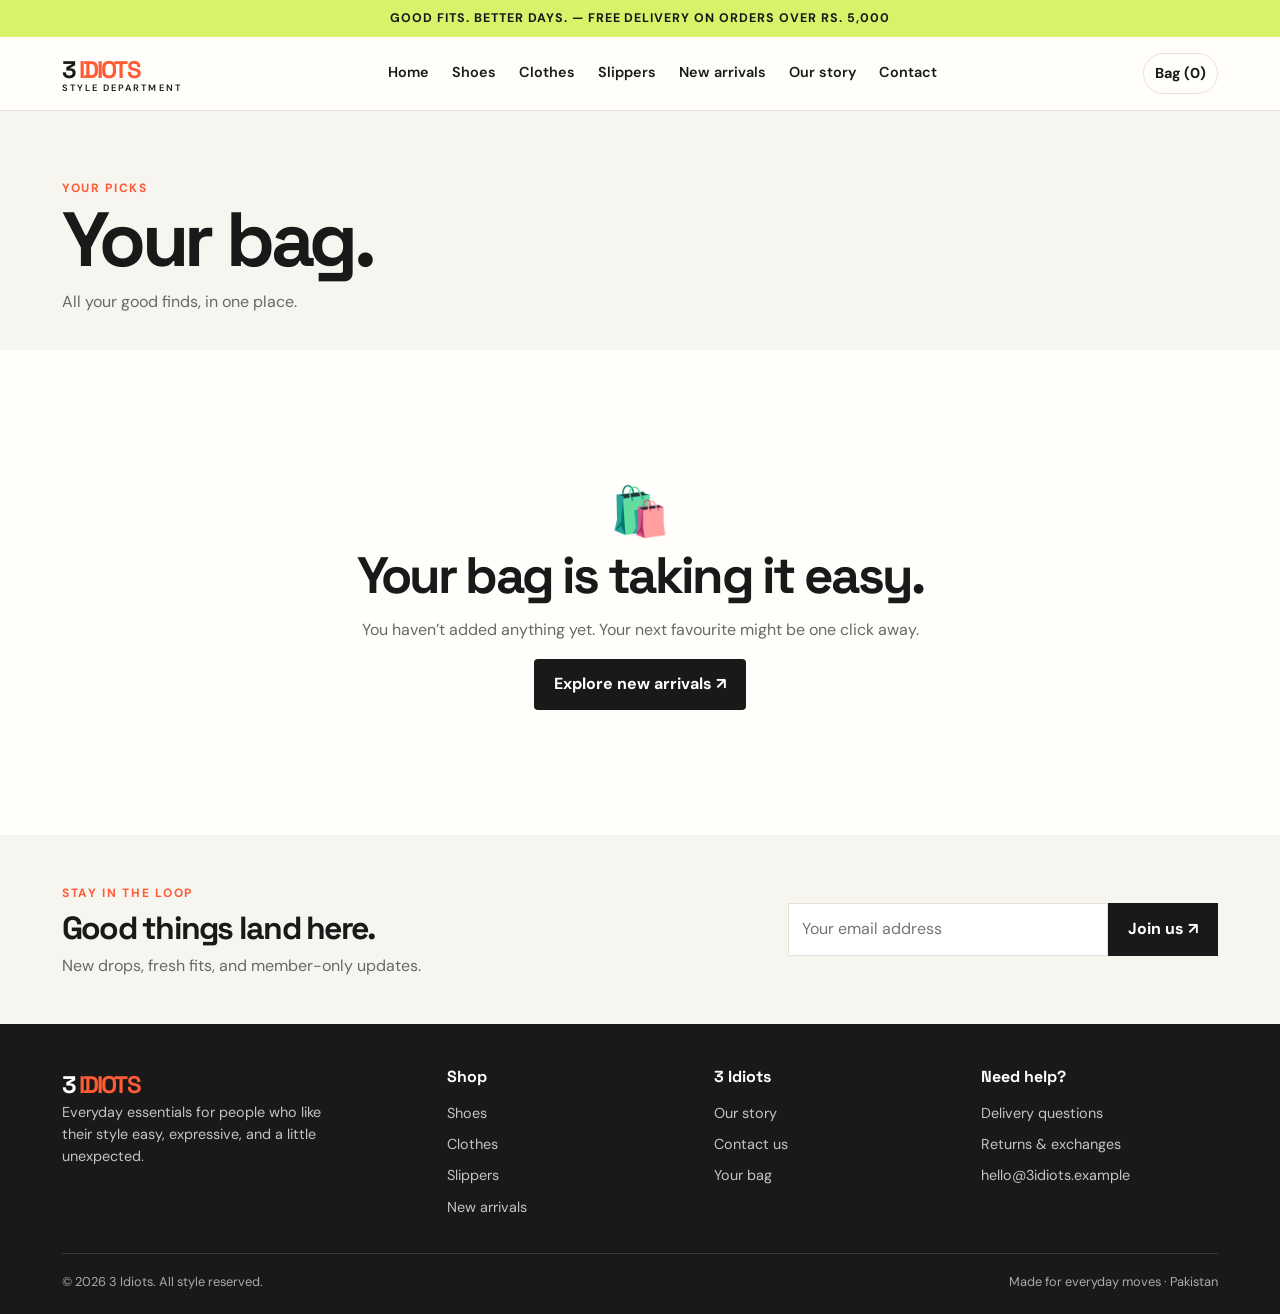
<file: cart.html>
<!doctype html>
<html lang="en"><head><meta charset="utf-8"><meta name="viewport" content="width=device-width, initial-scale=1">
<meta name="description" content="Shop shoes, clothes and slippers at 3 Idiots — everyday style with personality."><title>Your bag | 3 Idiots</title><link rel="stylesheet" href="style.css"></head><body>

<div class="announcement">Good fits. Better days. — Free delivery on orders over Rs. 5,000</div>
<header class="site-header"><div class="nav-wrap">
<a class="logo" href="index.html">3 <span>IDIOTS</span><small style="display:block;font:600 .58rem 'DM Sans';letter-spacing:.22em;margin-top:-3px">STYLE DEPARTMENT</small></a>
<button class="menu-toggle" aria-label="Open navigation">☰</button>
<nav class="nav-links">
<a href="index.html">Home</a><a href="shoes.html">Shoes</a><a href="clothes.html">Clothes</a><a href="slippers.html">Slippers</a><a href="new-arrivals.html">New arrivals</a><a href="about.html">Our story</a><a href="contact.html">Contact</a>
</nav><div class="nav-actions"><a class="cart-pill" href="cart.html">Bag (<span data-cart-count>0</span>)</a></div>
</div></header>


<main><section class="page-hero"><div class="container"><span class="eyebrow">Your picks</span><h1>Your bag.</h1><p>All your good finds, in one place.</p></div></section><section class="section"><div class="container"><div id="cart-content"></div></div></section></main>
<script>
function renderCart(){let root=document.querySelector('#cart-content');let cart=getCart();if(!cart.length){root.innerHTML='<div class="empty-state"><div class="emoji">🛍️</div><h2>Your bag is taking it easy.</h2><p class="muted">You haven’t added anything yet. Your next favourite might be one click away.</p><a class="btn" href="new-arrivals.html">Explore new arrivals ↗</a></div>';return}
let subtotal=0;let rows=cart.map(i=>{let p=PRODUCTS.find(x=>x.id===i.id);if(!p)return '';subtotal+=p.price*i.qty;return `<div class="cart-item"><img src="${p.image}" alt="${p.name}"><div><h3>${p.name}</h3><span class="muted">${p.category} · ${money(p.price)}</span><div class="qty-controls"><button onclick="changeQty('${p.id}',-1)">−</button><span>${i.qty}</span><button onclick="changeQty('${p.id}',1)">＋</button><button class="btn small outline" onclick="removeItem('${p.id}')">Remove</button></div></div><strong>${money(p.price*i.qty)}</strong></div>`}).join('');
let delivery=subtotal>=5000?0:250;root.innerHTML=`<div class="cart-layout"><div class="cart-list"><h2 style="font-size:1.7rem">Your items (${cart.reduce((s,i)=>s+i.qty,0)})</h2>${rows}<p class="muted" style="margin:18px 0 0">Shipping is calculated for this demo store. Free delivery over Rs. 5,000.</p></div><aside class="summary"><h2 style="font-size:1.7rem">Order summary</h2><div class="summary-row"><span>Subtotal</span><strong>${money(subtotal)}</strong></div><div class="summary-row"><span>Delivery</span><strong>${delivery===0?'FREE':money(delivery)}</strong></div><div class="summary-row" style="font-size:1.1rem"><strong>Total</strong><strong>${money(subtotal+delivery)}</strong></div><button onclick="checkout()">Continue to checkout ↗</button><a class="btn outline" style="width:100%;margin-top:10px" href="shoes.html">Keep shopping</a><p id="checkout-note" class="notice">Checkout is a demo. Connect a payment provider and order backend to accept real orders.</p></aside></div>`}
function changeQty(id,delta){let c=getCart();let i=c.find(x=>x.id===id);if(i)i.qty+=delta;c=c.filter(x=>x.qty>0);saveCart(c);renderCart()}
function removeItem(id){saveCart(getCart().filter(x=>x.id!==id));renderCart()}
function checkout(){document.querySelector('#checkout-note').classList.add('show')}
document.addEventListener('DOMContentLoaded',renderCart)
</script>


<section class="newsletter"><div class="container newsletter-inner"><div><span class="eyebrow">Stay in the loop</span><h2 style="font-size:2rem;margin:8px 0">Good things land here.</h2><p class="muted" style="margin:0">New drops, fresh fits, and member-only updates.</p><p id="newsletter-note" class="notice"></p></div><form class="newsletter-form" onsubmit="subscribe(event)"><input type="email" placeholder="Your email address" aria-label="Email address" required><button type="submit">Join us ↗</button></form></div></section>
<footer class="site-footer"><div class="container"><div class="footer-grid">
<div><a class="logo" href="index.html" style="color:white">3 <span>IDIOTS</span></a><p>Everyday essentials for people who like their style easy, expressive, and a little unexpected.</p></div>
<div><h3>Shop</h3><div class="footer-links"><a href="shoes.html">Shoes</a><a href="clothes.html">Clothes</a><a href="slippers.html">Slippers</a><a href="new-arrivals.html">New arrivals</a></div></div>
<div><h3>3 Idiots</h3><div class="footer-links"><a href="about.html">Our story</a><a href="contact.html">Contact us</a><a href="cart.html">Your bag</a></div></div>
<div><h3>Need help?</h3><div class="footer-links"><a href="contact.html">Delivery questions</a><a href="contact.html">Returns & exchanges</a><a href="mailto:hello@3idiots.example">hello@3idiots.example</a></div></div>
</div><div class="footer-bottom"><span>© <span data-year></span> 3 Idiots. All style reserved.</span><span>Made for everyday moves · Pakistan</span></div></div></footer><div class="toast" role="status"></div>

<script src="script.js"></script>
<script>document.querySelectorAll('.nav-links a').forEach(a=>{if(a.getAttribute('href')===location.pathname.split('/').pop())a.classList.add('active')});</script>
</body></html>
</file>
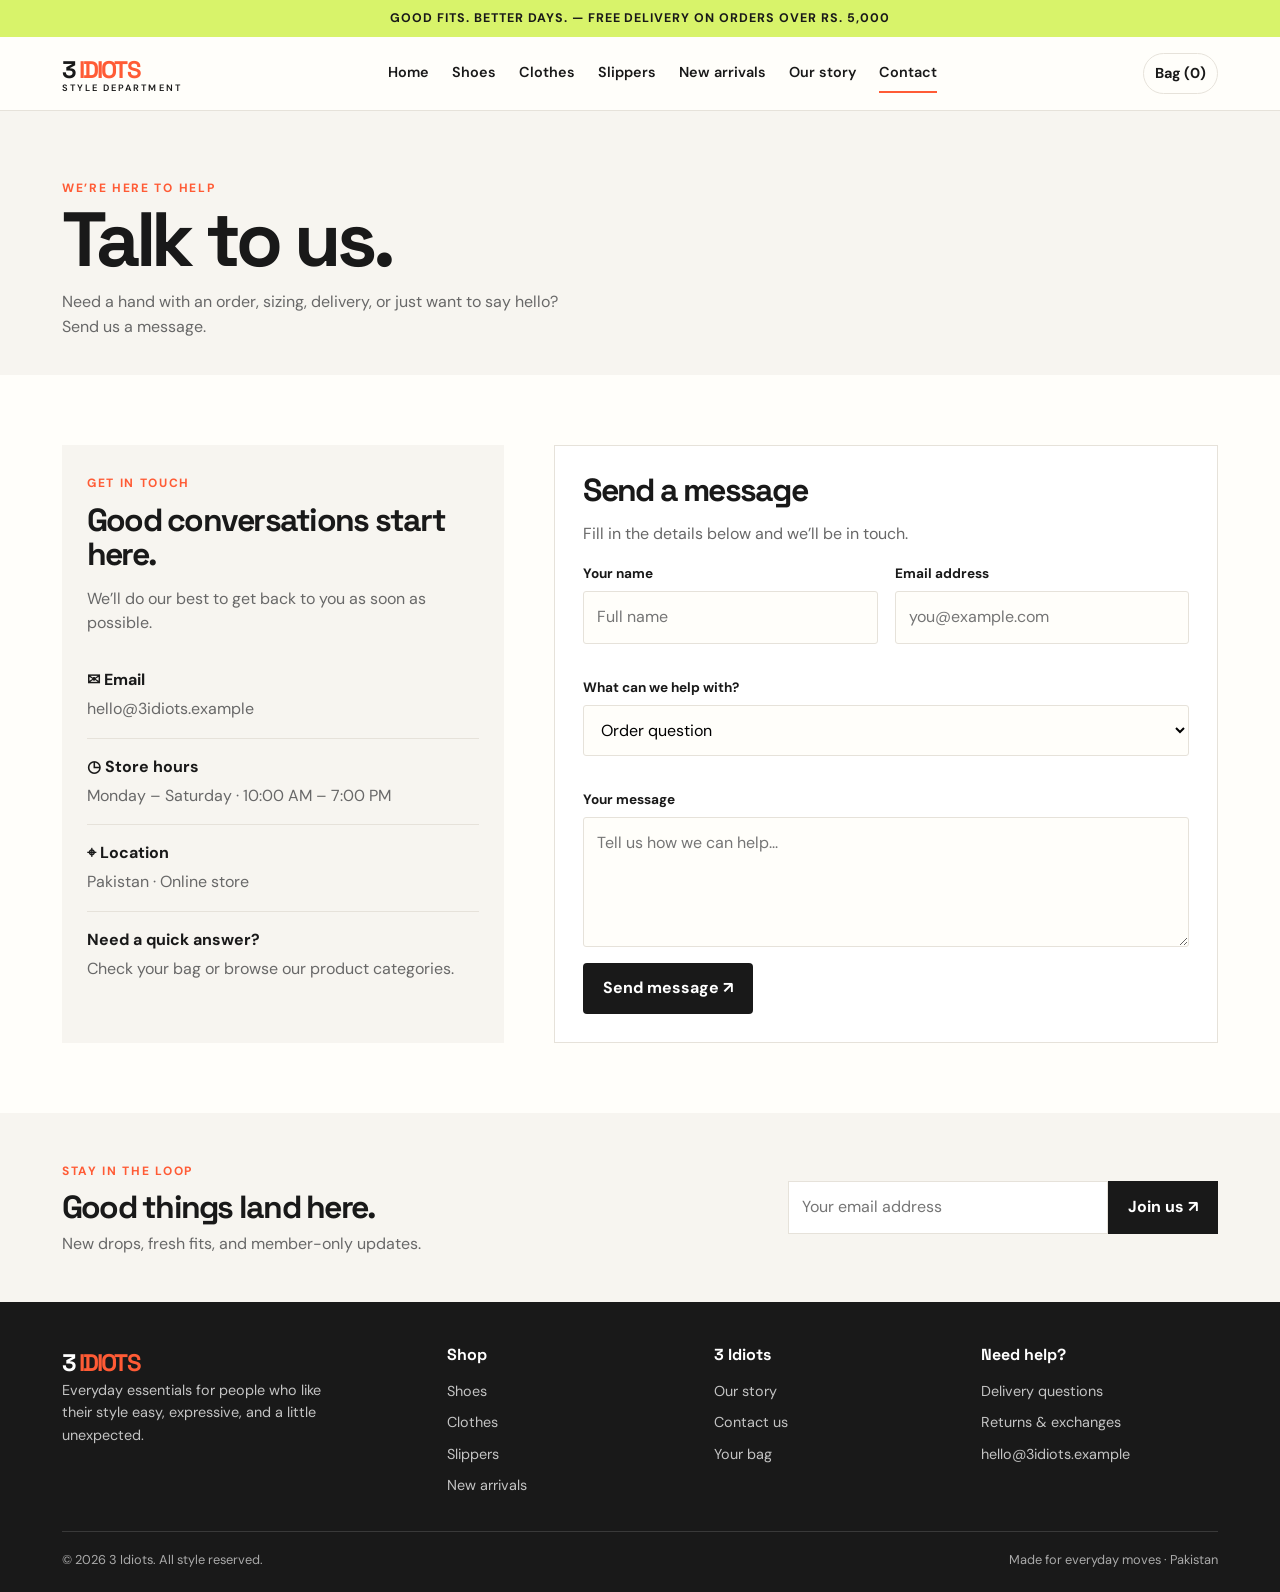
<file: contact.html>
<!doctype html>
<html lang="en"><head><meta charset="utf-8"><meta name="viewport" content="width=device-width, initial-scale=1">
<meta name="description" content="Shop shoes, clothes and slippers at 3 Idiots — everyday style with personality."><title>Contact us | 3 Idiots</title><link rel="stylesheet" href="style.css"></head><body>

<div class="announcement">Good fits. Better days. — Free delivery on orders over Rs. 5,000</div>
<header class="site-header"><div class="nav-wrap">
<a class="logo" href="index.html">3 <span>IDIOTS</span><small style="display:block;font:600 .58rem 'DM Sans';letter-spacing:.22em;margin-top:-3px">STYLE DEPARTMENT</small></a>
<button class="menu-toggle" aria-label="Open navigation">☰</button>
<nav class="nav-links">
<a href="index.html">Home</a><a href="shoes.html">Shoes</a><a href="clothes.html">Clothes</a><a href="slippers.html">Slippers</a><a href="new-arrivals.html">New arrivals</a><a href="about.html">Our story</a><a href="contact.html">Contact</a>
</nav><div class="nav-actions"><a class="cart-pill" href="cart.html">Bag (<span data-cart-count>0</span>)</a></div>
</div></header>


<main><section class="page-hero"><div class="container"><span class="eyebrow">We’re here to help</span><h1>Talk to us.</h1><p>Need a hand with an order, sizing, delivery, or just want to say hello? Send us a message.</p></div></section>
<section class="section"><div class="container contact-grid"><aside class="contact-details"><span class="eyebrow">Get in touch</span><h2 style="font-size:2rem;margin-top:10px">Good conversations start here.</h2><p class="muted">We’ll do our best to get back to you as soon as possible.</p><div class="contact-detail"><strong>✉ Email</strong><span class="muted">hello@3idiots.example</span></div><div class="contact-detail"><strong>◷ Store hours</strong><span class="muted">Monday – Saturday · 10:00 AM – 7:00 PM</span></div><div class="contact-detail"><strong>⌖ Location</strong><span class="muted">Pakistan · Online store</span></div><div class="contact-detail"><strong>Need a quick answer?</strong><span class="muted">Check your bag or browse our product categories.</span></div></aside>
<div class="form-card"><h2 style="font-size:2rem">Send a message</h2><p class="muted">Fill in the details below and we’ll be in touch.</p><form id="contact-form"><div class="form-grid"><div class="field"><label for="name">Your name</label><input id="name" name="name" placeholder="Full name" required></div><div class="field"><label for="email">Email address</label><input type="email" id="email" name="email" placeholder="you@example.com" required></div><div class="field full"><label for="topic">What can we help with?</label><select id="topic" name="topic"><option>Order question</option><option>Product or sizing</option><option>Delivery or returns</option><option>Something else</option></select></div><div class="field full"><label for="message">Your message</label><textarea id="message" name="message" placeholder="Tell us how we can help..." required></textarea></div></div><button type="submit">Send message ↗</button><p class="notice" id="contact-note">Thanks for reaching out! This demo form is ready to connect to an email or backend service.</p></form></div></div></section></main>
<script>document.addEventListener('DOMContentLoaded',()=>{let f=document.querySelector('#contact-form');f.addEventListener('submit',e=>{e.preventDefault();document.querySelector('#contact-note').classList.add('show');f.reset()})})</script>


<section class="newsletter"><div class="container newsletter-inner"><div><span class="eyebrow">Stay in the loop</span><h2 style="font-size:2rem;margin:8px 0">Good things land here.</h2><p class="muted" style="margin:0">New drops, fresh fits, and member-only updates.</p><p id="newsletter-note" class="notice"></p></div><form class="newsletter-form" onsubmit="subscribe(event)"><input type="email" placeholder="Your email address" aria-label="Email address" required><button type="submit">Join us ↗</button></form></div></section>
<footer class="site-footer"><div class="container"><div class="footer-grid">
<div><a class="logo" href="index.html" style="color:white">3 <span>IDIOTS</span></a><p>Everyday essentials for people who like their style easy, expressive, and a little unexpected.</p></div>
<div><h3>Shop</h3><div class="footer-links"><a href="shoes.html">Shoes</a><a href="clothes.html">Clothes</a><a href="slippers.html">Slippers</a><a href="new-arrivals.html">New arrivals</a></div></div>
<div><h3>3 Idiots</h3><div class="footer-links"><a href="about.html">Our story</a><a href="contact.html">Contact us</a><a href="cart.html">Your bag</a></div></div>
<div><h3>Need help?</h3><div class="footer-links"><a href="contact.html">Delivery questions</a><a href="contact.html">Returns & exchanges</a><a href="mailto:hello@3idiots.example">hello@3idiots.example</a></div></div>
</div><div class="footer-bottom"><span>© <span data-year></span> 3 Idiots. All style reserved.</span><span>Made for everyday moves · Pakistan</span></div></div></footer><div class="toast" role="status"></div>

<script src="script.js"></script>
<script>document.querySelectorAll('.nav-links a').forEach(a=>{if(a.getAttribute('href')===location.pathname.split('/').pop())a.classList.add('active')});</script>
</body></html>
</file>
<file: style.css>
@import url('https://fonts.googleapis.com/css2?family=DM+Sans:wght@400;500;600;700&family=Space+Grotesk:wght@500;600;700&display=swap');

:root{--ink:#191919;--muted:#686868;--cream:#f7f5f0;--paper:#fffefa;--orange:#ff5b35;--lime:#d8f36a;--line:#e6e2da;--shadow:0 16px 40px rgba(25,25,25,.08)}
*{box-sizing:border-box}html{scroll-behavior:smooth}body{margin:0;background:var(--paper);color:var(--ink);font-family:'DM Sans',sans-serif;line-height:1.55}a{color:inherit;text-decoration:none}img{display:block;width:100%;object-fit:cover}button,input,textarea,select{font:inherit}button,.btn{border:0;cursor:pointer;display:inline-flex;align-items:center;justify-content:center;gap:9px;padding:13px 20px;background:var(--ink);color:white;font-weight:700;border-radius:4px;transition:.2s}button:hover,.btn:hover{transform:translateY(-2px);background:var(--orange)}.btn.light{background:var(--paper);color:var(--ink)}.btn.outline{background:transparent;color:var(--ink);border:1px solid var(--ink)}.btn.small{padding:9px 13px;font-size:.88rem}.announcement{background:var(--lime);text-align:center;padding:9px 16px;font-size:.78rem;font-weight:700;letter-spacing:.08em;text-transform:uppercase}.site-header{position:sticky;top:0;z-index:10;background:rgba(255,254,250,.95);backdrop-filter:blur(12px);border-bottom:1px solid var(--line)}.nav-wrap{max-width:1200px;margin:auto;padding:16px 22px;display:flex;align-items:center;justify-content:space-between;gap:24px}.logo{font:700 1.5rem 'Space Grotesk',sans-serif;letter-spacing:-.08em;white-space:nowrap}.logo span{color:var(--orange)}.nav-links{display:flex;gap:23px;align-items:center;font-size:.9rem;font-weight:600}.nav-links a{padding:7px 0;border-bottom:2px solid transparent}.nav-links a:hover,.nav-links a.active{border-color:var(--orange)}.nav-actions{display:flex;align-items:center;gap:13px;font-size:.9rem;font-weight:700}.cart-pill{border:1px solid var(--line);padding:8px 11px;border-radius:99px}.menu-toggle{display:none;background:transparent;color:var(--ink);padding:8px}.container{max-width:1200px;margin:auto;padding:0 22px}.eyebrow{text-transform:uppercase;letter-spacing:.14em;font-size:.75rem;font-weight:700;color:var(--orange)}h1,h2,h3,p{margin-top:0}h1,h2,h3{font-family:'Space Grotesk',sans-serif;letter-spacing:-.055em;line-height:1.05}h1{font-size:clamp(2.8rem,7vw,6rem);margin-bottom:22px}h2{font-size:clamp(2rem,4vw,3.6rem);margin-bottom:15px}h3{font-size:1.25rem}.muted{color:var(--muted)}.hero{padding:54px 0 60px}.hero-grid{display:grid;grid-template-columns:1fr 1fr;gap:35px;align-items:center}.hero-copy{padding:22px 0}.hero-copy p{font-size:1.08rem;max-width:460px;color:var(--muted);margin-bottom:28px}.hero-buttons{display:flex;flex-wrap:wrap;gap:11px}.hero-art{position:relative;min-height:480px;background:#e9e4d9;overflow:hidden;border-radius:5px}.hero-art img{height:480px}.hero-tag{position:absolute;bottom:20px;left:20px;background:var(--lime);padding:14px 17px;font-weight:700;transform:rotate(-3deg)}.ticker{overflow:hidden;background:var(--ink);color:white;padding:14px 0;white-space:nowrap;font:700 1rem 'Space Grotesk',sans-serif;letter-spacing:.08em}.ticker span{padding:0 30px}.section{padding:70px 0}.section-head{display:flex;justify-content:space-between;align-items:end;gap:20px;margin-bottom:28px}.section-head p{max-width:440px;margin:0;color:var(--muted)}.category-grid{display:grid;grid-template-columns:repeat(3,1fr);gap:17px}.category-card{position:relative;min-height:300px;overflow:hidden;background:var(--cream)}.category-card img{height:340px;transition:transform .5s}.category-card:hover img{transform:scale(1.04)}.category-label{position:absolute;bottom:15px;left:15px;right:15px;background:var(--paper);padding:17px 18px;display:flex;justify-content:space-between;align-items:center;font-weight:700}.arrow{font-size:1.3rem}.product-grid{display:grid;grid-template-columns:repeat(4,1fr);gap:18px}.product-card{min-width:0}.product-image{position:relative;background:var(--cream);overflow:hidden;aspect-ratio:4/4.7}.product-image img{height:100%;transition:transform .4s}.product-card:hover .product-image img{transform:scale(1.04)}.badge{position:absolute;top:12px;left:12px;background:var(--lime);padding:5px 9px;font-size:.72rem;font-weight:700;text-transform:uppercase}.product-info{padding:13px 0}.product-title-row{display:flex;justify-content:space-between;gap:8px;align-items:start}.product-title-row h3{font:700 1rem 'DM Sans',sans-serif;letter-spacing:-.02em;margin:0 0 6px}.price{font-weight:700;white-space:nowrap}.product-info .muted{font-size:.84rem;margin-bottom:12px}.product-info button{width:100%;padding:10px;font-size:.86rem}.feature-band{background:var(--lime);padding:44px 0}.feature-grid{display:grid;grid-template-columns:repeat(3,1fr);gap:28px}.feature{display:flex;gap:13px;align-items:start}.feature-icon{font-size:1.7rem}.feature h3{margin-bottom:7px}.feature p{font-size:.9rem;margin:0;max-width:270px}.page-hero{padding:64px 0 35px;background:var(--cream)}.page-hero-inner{display:flex;justify-content:space-between;align-items:end;gap:30px}.page-hero h1{font-size:clamp(2.8rem,6vw,5rem);margin-bottom:10px}.page-hero p{max-width:530px;color:var(--muted);margin:0}.filter-row{display:flex;justify-content:space-between;align-items:center;gap:14px;margin-bottom:25px}.filter-buttons{display:flex;gap:8px;flex-wrap:wrap}.filter-buttons button{background:transparent;color:var(--ink);border:1px solid var(--line);padding:8px 14px;font-size:.85rem}.filter-buttons button.active,.filter-buttons button:hover{background:var(--ink);color:white}.story-grid{display:grid;grid-template-columns:1fr 1fr;gap:40px;align-items:center}.story-grid img{height:500px}.story-copy p{color:var(--muted);max-width:520px}.stat-grid{display:grid;grid-template-columns:repeat(3,1fr);gap:15px;margin-top:25px}.stat{padding:20px;background:var(--cream)}.stat strong{display:block;font:700 2rem 'Space Grotesk',sans-serif}.stat span{font-size:.82rem;color:var(--muted)}.contact-grid{display:grid;grid-template-columns:.8fr 1.2fr;gap:50px}.contact-details{padding:25px;background:var(--cream)}.contact-detail{padding:16px 0;border-bottom:1px solid var(--line)}.contact-detail:last-child{border:0}.contact-detail strong{display:block;margin-bottom:4px}.form-card{padding:28px;border:1px solid var(--line);background:white}.form-grid{display:grid;grid-template-columns:1fr 1fr;gap:17px}.field{display:flex;flex-direction:column;gap:7px;margin-bottom:16px}.field.full{grid-column:1/-1}.field label{font-size:.85rem;font-weight:700}.field input,.field textarea,.field select{width:100%;border:1px solid var(--line);padding:13px;background:#fffefa;border-radius:3px;outline:none}.field input:focus,.field textarea:focus{border-color:var(--orange)}.field textarea{min-height:130px;resize:vertical}.cart-layout{display:grid;grid-template-columns:1.4fr .6fr;gap:25px}.cart-list,.summary{border:1px solid var(--line);padding:22px}.cart-item{display:grid;grid-template-columns:90px 1fr auto;gap:15px;align-items:center;padding:15px 0;border-bottom:1px solid var(--line)}.cart-item img{height:100px;background:var(--cream)}.cart-item h3{font:700 1rem 'DM Sans',sans-serif;letter-spacing:0;margin-bottom:6px}.qty-controls{display:flex;gap:9px;align-items:center;margin-top:8px}.qty-controls button{padding:4px 9px}.summary-row{display:flex;justify-content:space-between;padding:12px 0;border-bottom:1px solid var(--line)}.summary .btn{width:100%;margin-top:17px}.empty-state{text-align:center;padding:55px 20px}.empty-state .emoji{font-size:3rem}.newsletter{background:var(--cream);padding:45px 0}.newsletter-inner{display:flex;align-items:center;justify-content:space-between;gap:25px}.newsletter-form{display:flex;max-width:430px;width:100%}.newsletter-form input{min-width:0;flex:1;padding:13px;border:1px solid var(--line);background:white}.newsletter-form button{border-radius:0}.site-footer{background:var(--ink);color:white;padding:45px 0 22px}.footer-grid{display:grid;grid-template-columns:1.5fr 1fr 1fr 1fr;gap:30px}.footer-grid p{color:#c4c4c4;max-width:290px;font-size:.9rem}.footer-grid h3{font-size:1rem;letter-spacing:0;margin-bottom:16px}.footer-links{display:grid;gap:9px;color:#c4c4c4;font-size:.9rem}.footer-links a:hover{color:var(--lime)}.footer-bottom{border-top:1px solid #393939;margin-top:35px;padding-top:18px;display:flex;justify-content:space-between;gap:15px;color:#aaa;font-size:.8rem}.toast{position:fixed;right:20px;bottom:20px;background:var(--ink);color:white;padding:14px 18px;box-shadow:var(--shadow);z-index:30;transform:translateY(120px);opacity:0;transition:.3s}.toast.show{transform:translateY(0);opacity:1}.notice{padding:13px 15px;background:#eff9d0;margin:14px 0;font-size:.9rem;display:none}.notice.show{display:block}
@media(max-width:900px){.nav-links{gap:13px}.product-grid{grid-template-columns:repeat(2,1fr)}.hero-art,.hero-art img{min-height:380px;height:380px}.hero-grid{gap:20px}.footer-grid{grid-template-columns:repeat(2,1fr)}}
@media(max-width:680px){.nav-wrap{flex-wrap:wrap;padding:13px 17px}.menu-toggle{display:inline-flex;order:3}.nav-actions{margin-left:auto}.nav-links{display:none;order:4;width:100%;flex-direction:column;align-items:stretch;gap:3px;padding:12px 0}.nav-links.open{display:flex}.nav-links a{padding:10px 0;border-bottom:1px solid var(--line)}.container{padding:0 17px}.hero{padding:30px 0 40px}.hero-grid,.story-grid,.contact-grid,.cart-layout{grid-template-columns:1fr}.hero-art,.hero-art img{height:340px;min-height:340px}.category-grid{grid-template-columns:1fr}.category-card img{height:300px}.section{padding:48px 0}.section-head,.page-hero-inner,.newsletter-inner{align-items:flex-start;flex-direction:column}.page-hero{padding:45px 0 28px}.product-grid{gap:13px}.product-title-row{display:block}.price{display:block;margin-bottom:6px}.feature-grid{grid-template-columns:1fr;gap:20px}.form-grid{grid-template-columns:1fr;gap:0}.field.full{grid-column:auto}.story-grid img{height:340px}.stat-grid{gap:8px}.stat{padding:13px}.stat strong{font-size:1.5rem}.footer-grid{grid-template-columns:1fr 1fr;gap:25px}.footer-grid>div:first-child{grid-column:1/-1}.footer-bottom{flex-direction:column}.filter-row{align-items:flex-start;flex-direction:column}.cart-item{grid-template-columns:70px 1fr;}.cart-item>strong{grid-column:2}.cart-item img{height:80px}.newsletter-form{max-width:100%}}
</file>
